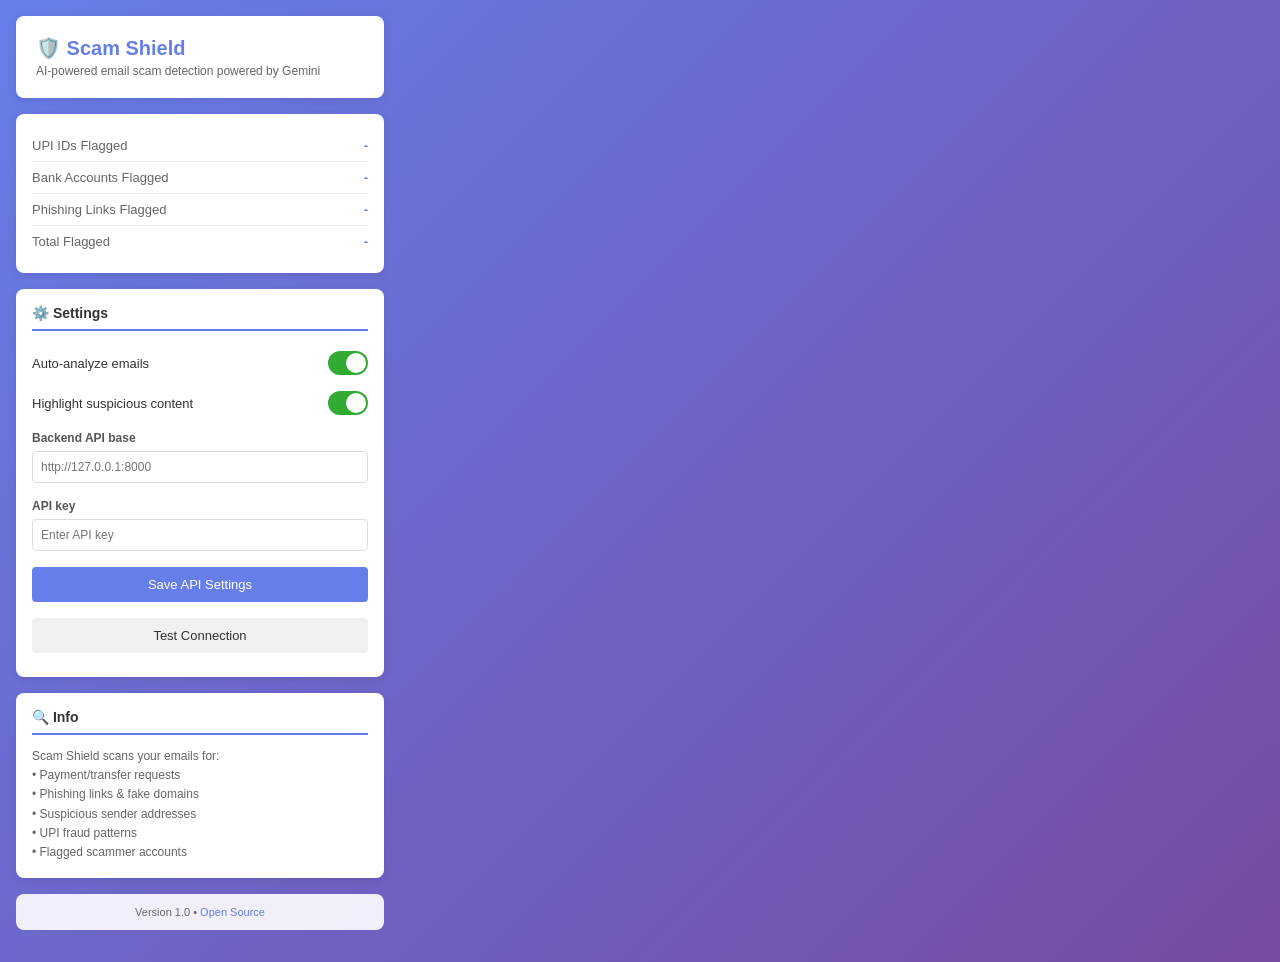
<file: chrome_extension/popup.html>
<!DOCTYPE html>
<html lang="en">
<head>
  <meta charset="UTF-8">
  <meta name="viewport" content="width=device-width, initial-scale=1.0">
  <title>Scam Shield - Email Protector</title>
  <style>
    * {
      margin: 0;
      padding: 0;
      box-sizing: border-box;
    }

    body {
      width: 400px;
      font-family: -apple-system, BlinkMacSystemFont, 'Segoe UI', Roboto, sans-serif;
      background: linear-gradient(135deg, #667eea 0%, #764ba2 100%);
      color: #333;
    }

    .container {
      padding: 16px;
      min-height: 100vh;
    }

    .header {
      background: white;
      padding: 20px;
      border-radius: 8px;
      margin-bottom: 16px;
      box-shadow: 0 2px 8px rgba(0,0,0,0.1);
    }

    .header h1 {
      font-size: 20px;
      color: #667eea;
      margin-bottom: 4px;
      display: flex;
      align-items: center;
      gap: 8px;
    }

    .header p {
      font-size: 12px;
      color: #666;
    }

    .stats {
      background: white;
      border-radius: 8px;
      padding: 16px;
      margin-bottom: 16px;
      box-shadow: 0 2px 8px rgba(0,0,0,0.1);
    }

    .stat-row {
      display: flex;
      justify-content: space-between;
      padding: 8px 0;
      border-bottom: 1px solid #eee;
      font-size: 13px;
    }

    .stat-row:last-child {
      border-bottom: none;
    }

    .stat-row strong {
      color: #667eea;
    }

    .stat-label {
      color: #666;
    }

    .section {
      background: white;
      border-radius: 8px;
      padding: 16px;
      margin-bottom: 16px;
      box-shadow: 0 2px 8px rgba(0,0,0,0.1);
    }

    .section h2 {
      font-size: 14px;
      color: #333;
      margin-bottom: 12px;
      padding-bottom: 8px;
      border-bottom: 2px solid #667eea;
    }

    .setting {
      display: flex;
      align-items: center;
      justify-content: space-between;
      padding: 8px 0;
      font-size: 13px;
    }

    .setting-stack {
      display: flex;
      flex-direction: column;
      gap: 6px;
      padding: 8px 0;
      font-size: 13px;
    }

    .setting-stack label {
      color: #555;
      font-size: 12px;
      font-weight: 600;
    }

    .setting-stack input {
      border: 1px solid #ddd;
      border-radius: 4px;
      padding: 8px;
      font-size: 12px;
      font-family: -apple-system, BlinkMacSystemFont, 'Segoe UI', Roboto, sans-serif;
    }

    .toggle {
      width: 40px;
      height: 24px;
      background: #ddd;
      border-radius: 12px;
      position: relative;
      cursor: pointer;
      transition: background 0.3s;
      border: none;
      padding: 0;
    }

    .toggle.active {
      background: #3a3;
    }

    .toggle::after {
      content: '';
      position: absolute;
      width: 20px;
      height: 20px;
      background: white;
      border-radius: 50%;
      top: 2px;
      left: 2px;
      transition: left 0.3s;
    }

    .toggle.active::after {
      left: 18px;
    }

    .button {
      width: 100%;
      padding: 10px;
      margin: 8px 0;
      border: none;
      border-radius: 4px;
      cursor: pointer;
      font-size: 13px;
      font-weight: 500;
      transition: all 0.3s;
    }

    .button-primary {
      background: #667eea;
      color: white;
    }

    .button-primary:hover {
      background: #5568d3;
      box-shadow: 0 4px 12px rgba(102, 126, 234, 0.4);
    }

    .button-secondary {
      background: #f0f0f0;
      color: #333;
    }

    .button-secondary:hover {
      background: #e0e0e0;
    }

    .footer {
      background: rgba(255,255,255,0.9);
      border-radius: 8px;
      padding: 12px;
      margin-bottom: 16px;
      font-size: 11px;
      color: #666;
      text-align: center;
    }

    .footer a {
      color: #667eea;
      text-decoration: none;
    }

    .footer a:hover {
      text-decoration: underline;
    }

    .loading {
      display: none;
      text-align: center;
      padding: 20px;
    }

    .spinner {
      border: 2px solid #f3f3f3;
      border-top: 2px solid #667eea;
      border-radius: 50%;
      width: 24px;
      height: 24px;
      animation: spin 1s linear infinite;
      margin: 0 auto 8px;
    }

    @keyframes spin {
      0% { transform: rotate(0deg); }
      100% { transform: rotate(360deg); }
    }

    .alert {
      padding: 10px;
      border-radius: 4px;
      font-size: 12px;
      margin-bottom: 8px;
    }

    .alert-error {
      background: #fee;
      color: #c33;
      border-left: 3px solid #c33;
    }

    .alert-success {
      background: #efe;
      color: #3a3;
      border-left: 3px solid #3a3;
    }
  </style>
</head>
<body>
  <div class="container">
    <div class="header">
      <h1>🛡️ Scam Shield</h1>
      <p>AI-powered email scam detection powered by Gemini</p>
    </div>

    <div class="alert alert-error" id="api-warning" style="display: none; margin-bottom: 16px;">
      <strong>API Key Required!</strong><br>
      Please configure your API Key and Base URL in the settings below to enable scanning.
    </div>

    <div class="stats">
      <div class="stat-row">
        <span class="stat-label">UPI IDs Flagged</span>
        <strong id="stat-upi">-</strong>
      </div>
      <div class="stat-row">
        <span class="stat-label">Bank Accounts Flagged</span>
        <strong id="stat-accounts">-</strong>
      </div>
      <div class="stat-row">
        <span class="stat-label">Phishing Links Flagged</span>
        <strong id="stat-links">-</strong>
      </div>
      <div class="stat-row">
        <span class="stat-label">Total Flagged</span>
        <strong id="stat-total">-</strong>
      </div>
    </div>

    <div class="section">
      <h2>⚙️ Settings</h2>
      <div class="setting">
        <span>Auto-analyze emails</span>
        <button class="toggle active" id="toggle-auto-analyze"></button>
      </div>
      <div class="setting">
        <span>Highlight suspicious content</span>
        <button class="toggle active" id="toggle-highlight"></button>
      </div>
      <div class="setting-stack">
        <label for="api-base">Backend API base</label>
        <input id="api-base" type="text" placeholder="http://127.0.0.1:8000">
      </div>
      <div class="setting-stack">
        <label for="api-key">API key</label>
        <input id="api-key" type="password" placeholder="Enter API key">
      </div>
      <button class="button button-primary" id="save-api-settings">Save API Settings</button>
      <button class="button button-secondary" id="test-api-settings">Test Connection</button>
      <div class="alert alert-success" id="api-save-status" style="display:none;">Settings saved</div>
    </div>

    <div class="section">
      <h2>🔍 Info</h2>
      <p style="font-size: 12px; color: #666; line-height: 1.6;">
        Scam Shield scans your emails for:<br>
        • Payment/transfer requests<br>
        • Phishing links & fake domains<br>
        • Suspicious sender addresses<br>
        • UPI fraud patterns<br>
        • Flagged scammer accounts<br>
      </p>
    </div>

    <div class="footer">
      Version 1.0 • <a href="https://github.com/ayushmansingh0502-hub/HONEYPOT_API" target="_blank">Open Source</a>
    </div>
  </div>

  <script src="popup.js"></script>
</body>
</html>
</file>
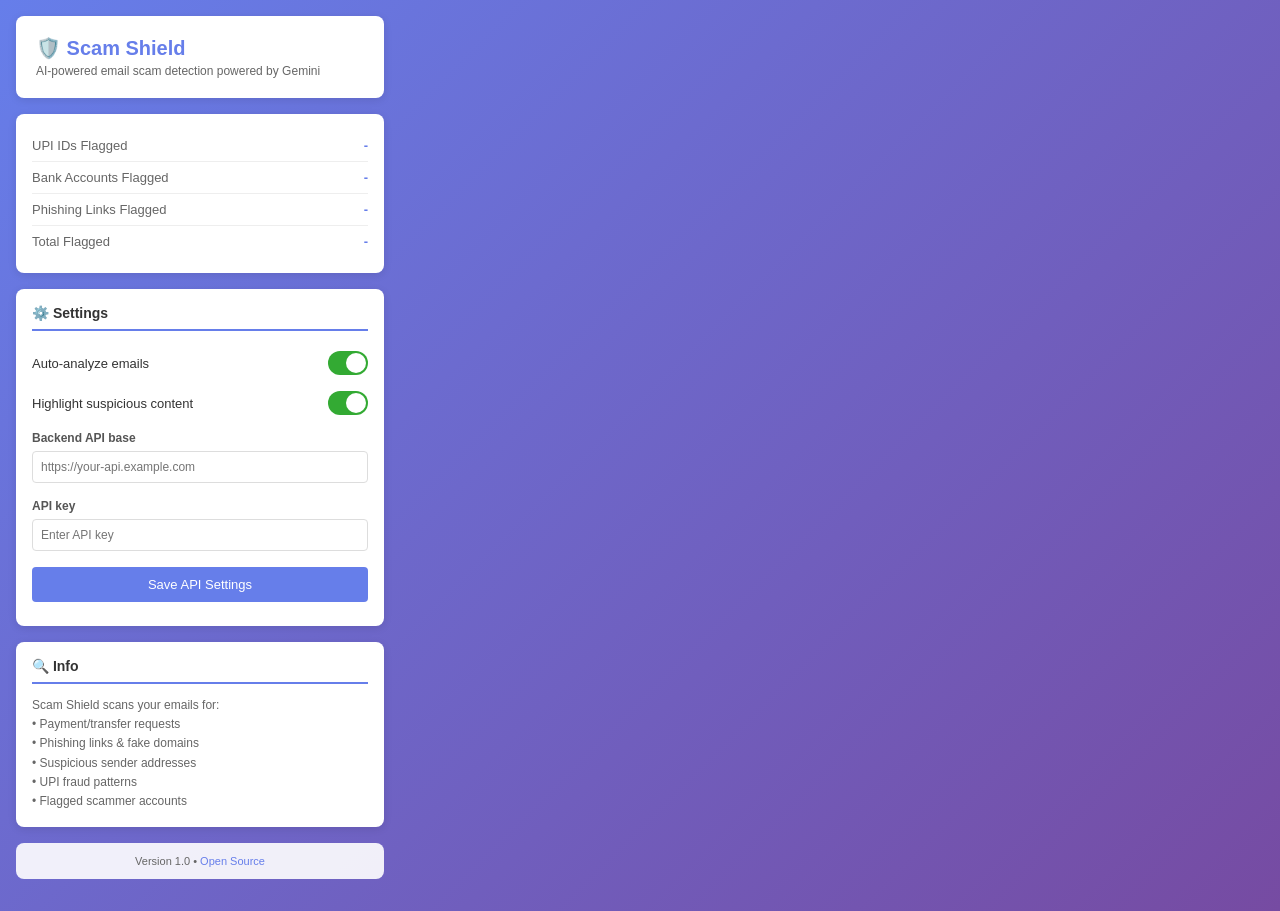
<file: Project-Sentinel-main-master/chrome_extension/popup.html>
<!DOCTYPE html>
<html lang="en">
<head>
  <meta charset="UTF-8">
  <meta name="viewport" content="width=device-width, initial-scale=1.0">
  <title>Scam Shield - Email Protector</title>
  <style>
    * {
      margin: 0;
      padding: 0;
      box-sizing: border-box;
    }

    body {
      width: 400px;
      font-family: -apple-system, BlinkMacSystemFont, 'Segoe UI', Roboto, sans-serif;
      background: linear-gradient(135deg, #667eea 0%, #764ba2 100%);
      color: #333;
    }

    .container {
      padding: 16px;
      min-height: 100vh;
    }

    .header {
      background: white;
      padding: 20px;
      border-radius: 8px;
      margin-bottom: 16px;
      box-shadow: 0 2px 8px rgba(0,0,0,0.1);
    }

    .header h1 {
      font-size: 20px;
      color: #667eea;
      margin-bottom: 4px;
      display: flex;
      align-items: center;
      gap: 8px;
    }

    .header p {
      font-size: 12px;
      color: #666;
    }

    .stats {
      background: white;
      border-radius: 8px;
      padding: 16px;
      margin-bottom: 16px;
      box-shadow: 0 2px 8px rgba(0,0,0,0.1);
    }

    .stat-row {
      display: flex;
      justify-content: space-between;
      padding: 8px 0;
      border-bottom: 1px solid #eee;
      font-size: 13px;
    }

    .stat-row:last-child {
      border-bottom: none;
    }

    .stat-row strong {
      color: #667eea;
    }

    .stat-label {
      color: #666;
    }

    .section {
      background: white;
      border-radius: 8px;
      padding: 16px;
      margin-bottom: 16px;
      box-shadow: 0 2px 8px rgba(0,0,0,0.1);
    }

    .section h2 {
      font-size: 14px;
      color: #333;
      margin-bottom: 12px;
      padding-bottom: 8px;
      border-bottom: 2px solid #667eea;
    }

    .setting {
      display: flex;
      align-items: center;
      justify-content: space-between;
      padding: 8px 0;
      font-size: 13px;
    }

    .setting-stack {
      display: flex;
      flex-direction: column;
      gap: 6px;
      padding: 8px 0;
      font-size: 13px;
    }

    .setting-stack label {
      color: #555;
      font-size: 12px;
      font-weight: 600;
    }

    .setting-stack input {
      border: 1px solid #ddd;
      border-radius: 4px;
      padding: 8px;
      font-size: 12px;
      font-family: -apple-system, BlinkMacSystemFont, 'Segoe UI', Roboto, sans-serif;
    }

    .toggle {
      width: 40px;
      height: 24px;
      background: #ddd;
      border-radius: 12px;
      position: relative;
      cursor: pointer;
      transition: background 0.3s;
      border: none;
      padding: 0;
    }

    .toggle.active {
      background: #3a3;
    }

    .toggle::after {
      content: '';
      position: absolute;
      width: 20px;
      height: 20px;
      background: white;
      border-radius: 50%;
      top: 2px;
      left: 2px;
      transition: left 0.3s;
    }

    .toggle.active::after {
      left: 18px;
    }

    .button {
      width: 100%;
      padding: 10px;
      margin: 8px 0;
      border: none;
      border-radius: 4px;
      cursor: pointer;
      font-size: 13px;
      font-weight: 500;
      transition: all 0.3s;
    }

    .button-primary {
      background: #667eea;
      color: white;
    }

    .button-primary:hover {
      background: #5568d3;
      box-shadow: 0 4px 12px rgba(102, 126, 234, 0.4);
    }

    .button-secondary {
      background: #f0f0f0;
      color: #333;
    }

    .button-secondary:hover {
      background: #e0e0e0;
    }

    .footer {
      background: rgba(255,255,255,0.9);
      border-radius: 8px;
      padding: 12px;
      margin-bottom: 16px;
      font-size: 11px;
      color: #666;
      text-align: center;
    }

    .footer a {
      color: #667eea;
      text-decoration: none;
    }

    .footer a:hover {
      text-decoration: underline;
    }

    .loading {
      display: none;
      text-align: center;
      padding: 20px;
    }

    .spinner {
      border: 2px solid #f3f3f3;
      border-top: 2px solid #667eea;
      border-radius: 50%;
      width: 24px;
      height: 24px;
      animation: spin 1s linear infinite;
      margin: 0 auto 8px;
    }

    @keyframes spin {
      0% { transform: rotate(0deg); }
      100% { transform: rotate(360deg); }
    }

    .alert {
      padding: 10px;
      border-radius: 4px;
      font-size: 12px;
      margin-bottom: 8px;
    }

    .alert-error {
      background: #fee;
      color: #c33;
      border-left: 3px solid #c33;
    }

    .alert-success {
      background: #efe;
      color: #3a3;
      border-left: 3px solid #3a3;
    }
  </style>
</head>
<body>
  <div class="container">
    <div class="header">
      <h1>🛡️ Scam Shield</h1>
      <p>AI-powered email scam detection powered by Gemini</p>
    </div>

    <div class="alert alert-error" id="api-warning" style="display: none; margin-bottom: 16px;">
      <strong>API Key Required!</strong><br>
      Please configure your API Key and Base URL in the settings below to enable scanning.
    </div>

    <div class="stats">
      <div class="stat-row">
        <span class="stat-label">UPI IDs Flagged</span>
        <strong id="stat-upi">-</strong>
      </div>
      <div class="stat-row">
        <span class="stat-label">Bank Accounts Flagged</span>
        <strong id="stat-accounts">-</strong>
      </div>
      <div class="stat-row">
        <span class="stat-label">Phishing Links Flagged</span>
        <strong id="stat-links">-</strong>
      </div>
      <div class="stat-row">
        <span class="stat-label">Total Flagged</span>
        <strong id="stat-total">-</strong>
      </div>
    </div>

    <div class="section">
      <h2>⚙️ Settings</h2>
      <div class="setting">
        <span>Auto-analyze emails</span>
        <button class="toggle active" id="toggle-auto-analyze"></button>
      </div>
      <div class="setting">
        <span>Highlight suspicious content</span>
        <button class="toggle active" id="toggle-highlight"></button>
      </div>
      <div class="setting-stack">
        <label for="api-base">Backend API base</label>
        <input id="api-base" type="text" placeholder="https://your-api.example.com">
      </div>
      <div class="setting-stack">
        <label for="api-key">API key</label>
        <input id="api-key" type="password" placeholder="Enter API key">
      </div>
      <button class="button button-primary" id="save-api-settings">Save API Settings</button>
      <div class="alert alert-success" id="api-save-status" style="display:none;">Settings saved</div>
    </div>

    <div class="section">
      <h2>🔍 Info</h2>
      <p style="font-size: 12px; color: #666; line-height: 1.6;">
        Scam Shield scans your emails for:<br>
        • Payment/transfer requests<br>
        • Phishing links & fake domains<br>
        • Suspicious sender addresses<br>
        • UPI fraud patterns<br>
        • Flagged scammer accounts<br>
      </p>
    </div>

    <div class="footer">
      Version 1.0 • <a href="https://github.com/ayushmansingh0502-hub/HONEYPOT_API" target="_blank">Open Source</a>
    </div>
  </div>

  <script src="popup.js"></script>
</body>
</html>
</file>
